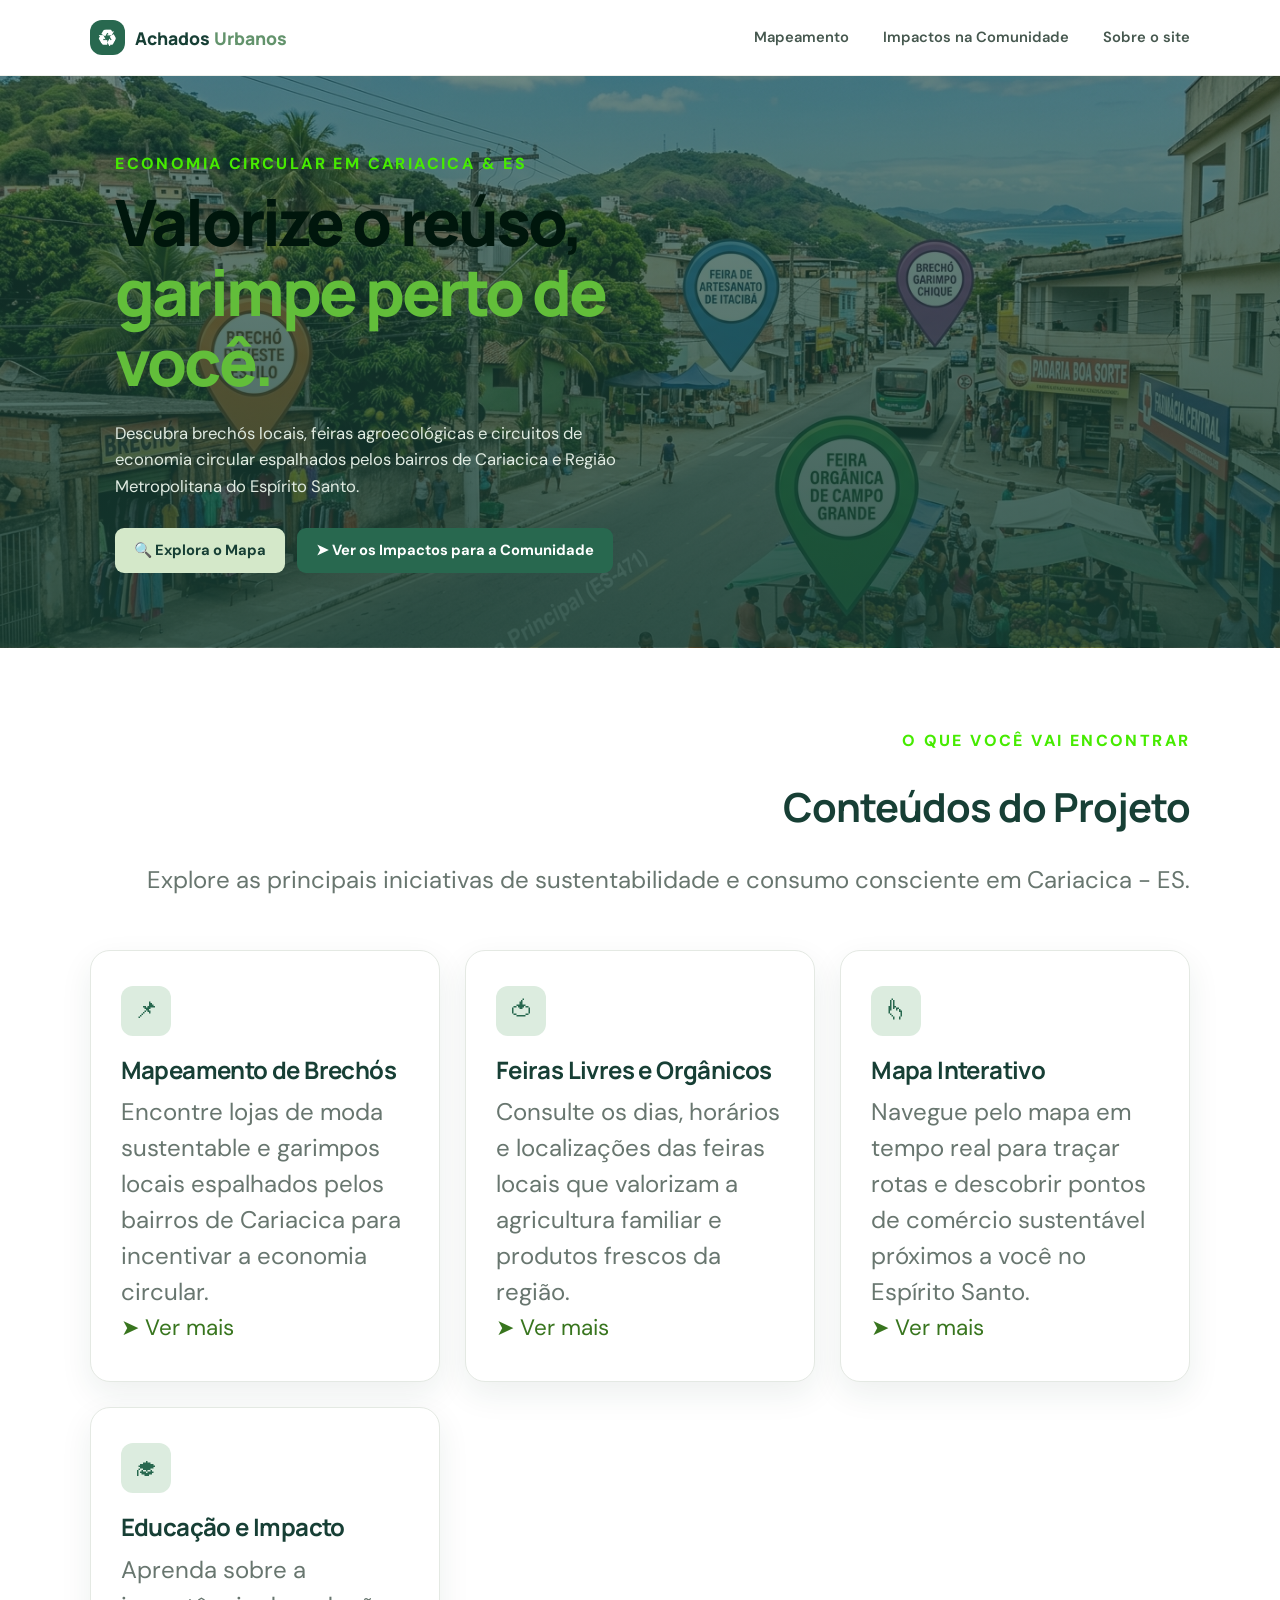
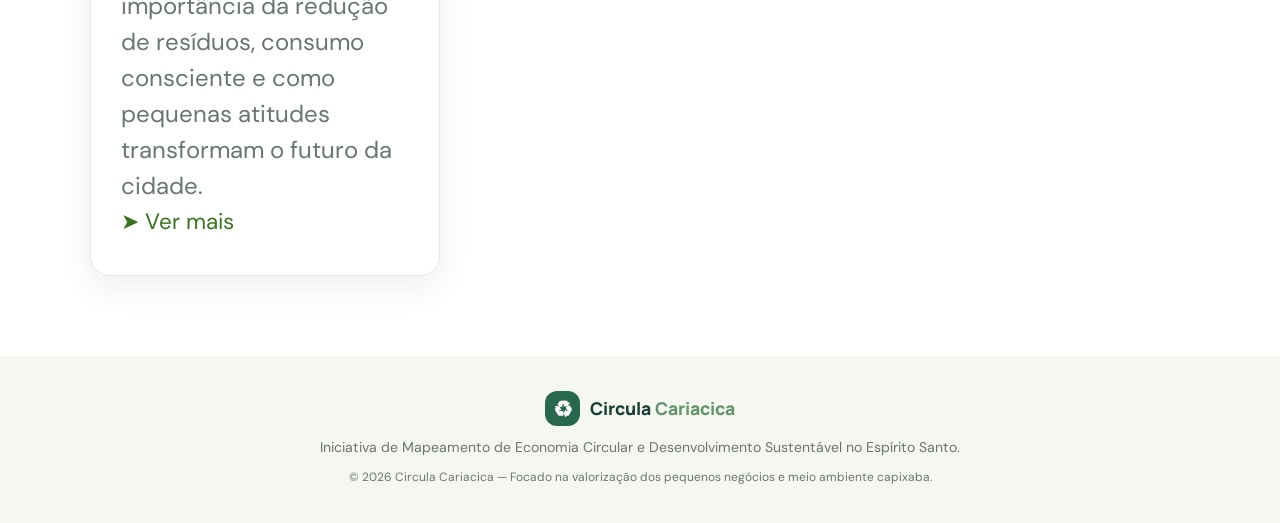
<file: index.html>
<!DOCTYPE html>
<html lang="pt-br">
    <head>
        <meta charset="UTF-8">
        <meta name="viewport" content="width=device-width, initial-scale=1.0">
        <title>Achados Urbanos</title>
        <link rel="stylesheet" href="css/style.css">
    </head>
    <body>
        <!-- Top Navigation Header -->
        <header class="topo">
            <a href="index.html" class="marca">
                <span class="marca-icone">♻</span>
                <span>
                    Achados
                    <span class="marca-destaque">Urbanos</span>
                </span>
            </a>
            <nav>
                <a href="mapeamento.html">Mapeamento</a>
                <a href="impactos.html">Impactos na Comunidade</a>
                <a href="impactos.html#impactos">Sobre o site</a>
            </nav>
        </header>
        <!-- Hero Section -->
        <section class="hero">
            <div class="hero-conteudo">
                <p class="etiqueta">ECONOMIA CIRCULAR EM CARIACICA & ES</p>
                <h1>
                    Valorize o reúso,
                    <span>garimpe perto de você.</span>
                </h1>
                <p class="hero-texto">Descubra brechós locais, feiras agroecológicas e circuitos de economia circular espalhados pelos bairros de Cariacica e Região Metropolitana do Espírito Santo.</p>
                <div style="display: flex; gap: 12px; flex-wrap: wrap;">
                    <a href="mapeamento.html#explorar" class="botao botao-claro">🔍 Explora o Mapa</a>
                    <a href="impactos.html" class="botao botao-verde">➤  Ver os Impactos para a Comunidade</a>
                </div>
            </div>
            <!-- Illustration Graphic -->
        </section>
        <!-- Secção de Apresentação dos Conteúdos -->
        <section class="conteudos-secao">
            <div class="secao-cabecalho">
                <div class="etiqueta">O que você vai encontrar</div>
                <h2>Conteúdos do Projeto</h2>
                <p class="subtitulo">Explore as principais iniciativas de sustentabilidade e consumo consciente em Cariacica - ES.</p>
            </div>
            <div class="grid-cards">
                <!-- Card 1 -->
                <div class="cartao-conteudo">
                    <div class="icone-card">
                        <span class="icone">📌︎</span>
                    </div>
                    <h3>Mapeamento de Brechós</h3>
                    <p>Encontre lojas de moda sustentable e garimpos locais espalhados pelos bairros de Cariacica para incentivar a economia circular.</p>
                    <a href="http://127.0.0.1:5500/mapeamento.html">➤ Ver mais</a>
                </div>
                <!-- Card 2 -->
                <div class="cartao-conteudo">
                    <div class="icone-card">
                        <span class="icone">🍅︎</span>
                    </div>
                    <h3>Feiras Livres e Orgânicos</h3>
                    <p>Consulte os dias, horários e localizações das feiras locais que valorizam a agricultura familiar e produtos frescos da região.</p>
                    <a href="mapeamento.html#explorar">➤ Ver mais</a>
                </div>
                <!-- Card 3 -->
                <div class="cartao-conteudo">
                    <div class="icone-card">
                        <span class="icone">👆︎</span>
                    </div>
                    <h3>Mapa Interativo</h3>
                    <p>Navegue pelo mapa em tempo real para traçar rotas e descobrir pontos de comércio sustentável próximos a você no Espírito Santo.</p>
                    <a href="mapeamento.html#mapa">➤ Ver mais</a>
                </div>
                <!-- Card 4 -->
                <div class="cartao-conteudo">
                    <div class="icone-card">
                        <span class="icone">🎓︎</span>
                    </div>
                    <h3>Educação e Impacto</h3>
                    <p>Aprenda sobre a importância da redução de resíduos, consumo consciente e como pequenas atitudes transformam o futuro da cidade.</p>
                    <a href="impactos.html">➤ Ver mais</a>
                </div>
            </div>
        </section>
    </section>
    <!-- Footer -->
    <footer>
        <a href="#" class="marca marca-rodape">
            <span class="marca-icone">♻</span>
            <span>
                Circula
                <span class="marca-destaque">Cariacica</span>
            </span>
        </a>
        <p>Iniciativa de Mapeamento de Economia Circular e Desenvolvimento Sustentável no Espírito Santo.</p>
        <p class="rodape-pequeno">© 2026 Circula Cariacica — Focado na valorização dos pequenos negócios e meio ambiente capixaba.</p>
    </footer>
</body>
</html>
</file>
<file: css/style.css>
@import url("https://fonts.googleapis.com/css2?family=DM+Sans:wght@400;500;600;700&family=Manrope:wght@400;500;600;700;800&display=swap");

:root {
  --verde-escuro: #173f35;
  --verde: #28684f;
  --verde-claro: #dcecdf;
  --creme: #f8f6ef;
  --texto: #20352d;
  --cinza: #68766f;
  --borda: #e4e9e3;
  --branco: #fff;
  --sombra: 0 12px 32px rgba(23, 63, 53, 0.08);
}
* {
  box-sizing: border-box;
}
html {
  scroll-behavior: smooth;
  scroll-padding-top: 90px;
}
body {
  margin: 0;
  color: var(--texto);
  background: #fff;
  font-family: "DM Sans", sans-serif;
  line-height: 1.6;
}
a {
  color: inherit;
}
.topo {
  position: sticky;
  top: 0;
  z-index: 1000;
  min-height: 76px;
  padding: 0 7%;
  display: flex;
  align-items: center;
  justify-content: space-between;
  gap: 24px;
  background: #fff;
  border-bottom: 1px solid #eef0eb;
}

.marca {
  display: inline-flex;
  align-items: center;
  gap: 10px;
  font:
    800 1.1rem "Manrope",
    sans-serif;
  text-decoration: none;
  color: var(--verde-escuro);
}
.marca-icone {
  width: 35px;
  height: 35px;
  border-radius: 12px;
  display: grid;
  place-items: center;
  color: #fff;
  background: var(--verde);
  font-size: 1.35rem;
}
.marca-destaque {
  color: #63936c;
}
nav {
  display: flex;
  gap: clamp(14px, 3vw, 34px);
}
nav a {
  color: #46584f;
  text-decoration: none;
  font-size: 0.92rem;
  font-weight: 600;
}
nav a:hover,
nav a:focus-visible {
  color: var(--verde);
  text-decoration: underline;
}

.hero {
  position: relative;
  overflow: hidden;
  width: 100%;
  padding: 75px 9%;
  display: flex;
  align-items: center;
  justify-content: space-between;
  gap: 35px;
  background:
    linear-gradient(rgba(23, 63, 53, 0.6), rgba(23, 63, 53, 0.85)),
    url("img/feira-e-brechos.jpg");
  background-repeat: no-repeat; 
  background-size: cover;
  background-position: center;
}

.hero-conteudo {
  position: relative;
  z-index: 1;
  max-width: 610px;
}

.etiqueta {
  margin: 0 0 13px;
  font-size: 0.72rem;
  font-weight: 800;
  letter-spacing: 0.15em;
}


.hero h1 {
  color: #00160c;
  margin: 0;
  font:
    800 clamp(2.4rem, 5vw, 4.3rem)/1.1 "Manrope",
    sans-serif;
  letter-spacing: -0.045em;
}
.hero h1 span {
  color: #62be3a;
}
.hero-texto {
  max-width: 520px;
  margin: 22px 0 28px;
  color: #e0ebe2;
  font-size: 1.04rem;
}

/* Secção de Cards */
.conteudos-secao {
  margin: 80px 7%;
}

.secao-cabecalho {
  display: flex;
  flex-direction: column;
  justify-content: space-between;
  flex-wrap: nowrap;
  align-items: center;
  gap: 40px;
  margin-bottom: 50px;
  width: 100%;
}

.etiqueta {
  font-size: 1rem;
  font-weight: 800;
  letter-spacing: 0.15em;
  color: #46eb00;
  text-transform: uppercase;
  margin-bottom: 10px;
}

h2 {
  font-family: "Manrope", sans-serif;
  font-size: clamp(1.9rem, 3.2vw, 2.3rem);
  color: var(--verde-escuro);
  margin: 0 0 10px 0;
}

.subtitulo {
  color: var(--cinza);
  font-size: 1.5rem;
}

/* Grelha dos Cards */
.grid-cards {
  display: grid;
  grid-template-columns: repeat(auto-fit, minmax(260px, 1fr));
  gap: 25px;
}

.cartao-conteudo {
  background: var(--branco);
  border: 1px solid var(--borda);
  border-radius: 20px;
  padding: 35px 30px;
  box-shadow: var(--sombra);
  transition: transform 0.2s ease;
  aspect-ratio: 1 / 1;
}

.cartao-conteudo:hover {
  transform: translateY(-5px);
}

.icone-card {
  width: 50px;
  height: 50px;
  border-radius: 12px;
  background: var(--verde-claro);
  color: var(--verde);
  display: grid;
  place-items: center;
  font-size: 1.5rem;
  margin-bottom: 20px;
}

.cartao-conteudo h3 {
  font-family: "Manrope", sans-serif;
  font-size: 1.5rem;
  color: var(--verde-escuro);
  margin: 0 0 10px 0;
}

.cartao-conteudo p {
  color: var(--cinza);
  font-size: 1.5rem;
  margin: 0;
  line-height: 1.5;
}

.cartao-conteudo a {
  font-size: 1.4rem;
  text-decoration: none;
  align-items: center;
  color: #38751e;
}

.botao {
  min-height: 45px;
  padding: 12px 19px;
  display: inline-flex;
  justify-content: center;
  align-items: center;
  gap: 12px;
  border: 0;
  border-radius: 9px;
  font:
    700 0.92rem "DM Sans",
    sans-serif;
  text-decoration: none;
  cursor: pointer;
  transition:
    transform 0.15s,
    background 0.15s;
}
.botao:hover {
  transform: translateY(-2px);
}
.botao:focus-visible,
input:focus-visible,
select:focus-visible {
  outline: 3px solid #a9cf8d;
  outline-offset: 2px;
}
.botao-claro {
  background: #d4e8c9;
  color: var(--verde-escuro);
}
.botao-claro:hover {
  background: #e5f1dd;
}
.botao-verde {
  background: var(--verde);
  color: white;
}
.botao-verde:hover {
  background: var(--verde-escuro);
}
.hero-ilustracao {
  position: relative;
  width: 300px;
  min-width: 220px;
  height: 280px;
  margin-right: 4%;
}
.circulo {
  position: absolute;
  border-radius: 50%;
}
.circulo-um {
  width: 260px;
  height: 260px;
  right: 0;
  top: 5px;
  background: #2d6550;
}
.circulo-dois {
  width: 185px;
  height: 185px;
  right: 38px;
  top: 42px;
  border: 1px solid #83a88d;
}
.sacola {
  position: absolute;
  right: 80px;
  top: 73px;
  width: 110px;
  height: 125px;
  display: grid;
  place-items: center;
  background: #e4b982;
  border-radius: 9px 9px 20px 20px;
  color: #245340;
  font-size: 3rem;
  transform: rotate(-7deg);
  box-shadow: 10px 15px 0 rgba(0, 0, 0, 0.08);
}
.sacola:before {
  content: "";
  position: absolute;
  width: 48px;
  height: 40px;
  top: -28px;
  border: 7px solid #e4b982;
  border-bottom: 0;
  border-radius: 40px 40px 0 0;
}
.tag {
  position: absolute;
  padding: 8px 12px;
  background: #fff;
  color: var(--verde-escuro);
  border-radius: 6px;
  font-size: 0.68rem;
  font-weight: 800;
  box-shadow: var(--sombra);
}
.tag-um {
  top: 32px;
  left: 0;
  transform: rotate(-8deg);
}
.tag-dois {
  right: -15px;
  bottom: 26px;
  transform: rotate(5deg);
}
.busca-secao {
  padding: 76px 7% 82px;
  background: var(--creme);
}
.secao-cabecalho {
  display: flex;
  justify-content: space-between;
  align-items: end;
  gap: 20px;
}
.etiqueta-verde {
  color: var(--verde);
}

h2,
h3 {
  font-family: "Manrope", sans-serif;
  line-height: 1.2;
  letter-spacing: -0.025em;
}
h2 {
  margin: 0;
  font-size: clamp(1.8rem, 3.2vw, 2.5rem);
  color: var(--verde-escuro);
}
.subtitulo {
  margin: 10px 0 0;
  color: var(--cinza);
}
.filtros {
  margin: 28px 0 14px;
  display: grid;
  grid-template-columns: minmax(200px, 1fr) minmax(180px, 240px) auto;
  gap: 12px;
}
.campo-pesquisa,
.campo-select select {
  min-height: 49px;
  display: flex;
  align-items: center;
  gap: 10px;
  padding: 0 14px;
  border: 1px solid #dfe6dc;
  border-radius: 9px;
  background: #fff;
  color: var(--cinza);
}
.campo-pesquisa span {
  font-size: 1.6rem;
}
input,
select {
  width: 100%;
  min-width: 0;
  border: 0;
  outline: 0;
  color: var(--texto);
  background: transparent;
  font: inherit;
}
select {
  cursor: pointer;
}
.campo-select {
  display: flex;
}
.campo-select select {
  width: 100%;
}
.resultado-contagem {
  min-height: 24px;
  margin: 12px 0;
  color: var(--cinza);
  font-size: 0.88rem;
}
.conteudo-explorar {
  display: grid;
  grid-template-columns: minmax(280px, 0.85fr) minmax(350px, 1.15fr);
  align-items: start;
  gap: 24px;
}
.lista-locais {
  display: grid;
  gap: 13px;
}
.cartao-local {
  padding: 19px;
  background: white;
  border: 1px solid var(--borda);
  border-radius: 13px;
  box-shadow: 0 5px 16px rgba(23, 63, 53, 0.035);
}
.cartao-topo {
  display: flex;
  align-items: start;
  gap: 13px;
}
.icone-local {
  flex: 0 0 44px;
  width: 44px;
  height: 44px;
  display: grid;
  place-items: center;
  border-radius: 12px;
  background: var(--verde-claro);
  font-size: 1.35rem;
}
.cartao-local h3 {
  margin: 1px 0 4px;
  font-size: 1.05rem;
  color: var(--verde-escuro);
}
.categoria {
  display: inline-block;
  color: var(--verde);
  background: #edf5ea;
  border-radius: 99px;
  padding: 3px 9px;
  font-size: 0.73rem;
  font-weight: 700;
}
.detalhes-local {
  margin: 14px 0;
  color: #65746b;
  font-size: 0.88rem;
}
.detalhes-local p {
  margin: 5px 0;
}
.acoes-cartao {
  display: flex;
  flex-wrap: wrap;
  gap: 10px;
}
.link-rota,
.botao-detalhes {
  border: 1px solid #dce7dc;
  border-radius: 7px;
  padding: 8px 11px;
  color: var(--verde);
  background: white;
  font-size: 0.82rem;
  font-weight: 700;
  text-decoration: none;
  cursor: pointer;
}
.link-rota:hover,
.botao-detalhes:hover {
  background: #f1f7ef;
}
.sem-resultados {
  padding: 28px 20px;
  border: 1px dashed #bdcdbd;
  border-radius: 12px;
  text-align: center;
  color: var(--cinza);
  background: white;
}
.mapa-painel {
  position: sticky;
  top: 16px;
  padding: 17px;
  background: white;
  border: 1px solid var(--borda);
  border-radius: 14px;
  box-shadow: var(--sombra);
}
.mapa-titulo {
  display: flex;
  align-items: center;
  justify-content: space-between;
  padding: 0 2px 14px;
}
.mapa-titulo h3 {
  margin: 0;
  font-size: 1.15rem;
  color: var(--verde-escuro);
}
.mapa-titulo p {
  margin: 5px 0 0;
  color: var(--cinza);
  font-size: 0.81rem;
}
.mapa-pin {
  display: grid;
  place-items: center;
  width: 40px;
  height: 40px;
  border-radius: 12px;
  background: var(--verde-claro);
  color: var(--verde);
  font-size: 1.5rem;
}
#mapaInterativo {
  width: 100%;
  height: 410px;
  border-radius: 10px;
  overflow: hidden;
  background: #e9eee7;
  z-index: 0;
}
.aviso-mapa {
  margin: 11px 0 0;
  font-size: 0.75rem;
  color: #77827a;
}
.como-funciona {
  padding: 78px 8%;
  display: grid;
  grid-template-columns: 0.8fr 1.2fr;
  gap: 60px;
  align-items: start;
}
.passos {
  display: grid;
  grid-template-columns: repeat(3, 1fr);
  gap: 18px;
}
.passo {
  border-left: 1px solid #d9e4d8;
  padding-left: 17px;
}
.passo span {
  color: #7ca17c;
  font-weight: 800;
  font-size: 0.8rem;
}
.passo h3 {
  margin: 13px 0 8px;
  font-size: 1.1rem;
  color: var(--verde-escuro);
}
.passo p {
  margin: 0;
  color: var(--cinza);
  font-size: 0.88rem;
}
.sugerir-secao {
  padding: 75px 9%;
  display: grid;
  grid-template-columns: 0.9fr 1.1fr;
  gap: 70px;
  background: var(--verde-escuro);
  color: white;
}
.sugerir-texto {
  padding-top: 20px;
}
.sugerir-texto h2 {
  color: white;
}
.sugerir-texto > p:not(.etiqueta) {
  color: #d9e7dc;
  max-width: 430px;
}
.nota-privacidade {
  margin-top: 30px;
  max-width: 390px;
  padding: 13px 15px;
  border: 1px solid #456d5b;
  border-radius: 9px;
  color: #e0ece1;
  font-size: 0.83rem;
}
.formulario {
  padding: 26px;
  background: #fff;
  border-radius: 14px;
  color: var(--texto);
}
.campo {
  display: grid;
  gap: 6px;
  margin-bottom: 15px;
}
.campo label {
  font-size: 0.84rem;
  font-weight: 700;
}
.campo input,
.campo select {
  width: 100%;
  min-height: 44px;
  padding: 10px 12px;
  border: 1px solid #dfe6df;
  border-radius: 7px;
  background: #fff;
  font-size: 0.9rem;
}
.linha-campos {
  display: grid;
  grid-template-columns: 1fr 1fr;
  gap: 12px;
}
.botao-enviar {
  width: 100%;
  margin-top: 3px;
}
.form-aviso {
  margin: 10px 0 0;
  color: var(--verde);
  font-size: 0.85rem;
}
footer {
  padding: 35px 7%;
  text-align: center;
  background: #f6f7f1;
  color: var(--cinza);
}
.marca-rodape {
  justify-content: center;
}
footer p {
  margin: 10px 0 0;
  font-size: 0.88rem;
}
footer .rodape-pequeno {
  font-size: 0.75rem;
}
.somente-leitor {
  position: absolute;
  width: 1px;
  height: 1px;
  padding: 0;
  margin: -1px;
  overflow: hidden;
  clip: rect(0, 0, 0, 0);
  white-space: nowrap;
  border: 0;
}

/* --- ESTILOS DA SEÇÃO DE IMPACTO --- */
.impacto-secao {
    padding: 80px 7%;
    background: #fff;
    border-bottom: 1px solid var(--borda);
}

.impacto-container {
    display: grid;
    grid-template-columns: 1fr 1.1fr;
    gap: 60px;
    align-items: start;
}

.impacto-bloco h2 {
    font-size: clamp(1.8rem, 3vw, 2.3rem);
    margin: 10px 0 16px;
}

.etiqueta-alerta {
    font-size: .75rem;
    font-weight: 800;
    letter-spacing: .15em;
    color: #c05621;
    text-transform: uppercase;
}

/* Estilos do Bloco "O Problema" */
.lista-impactos {
    list-style: none;
    padding: 0;
    margin: 24px 0 0;
    display: grid;
    gap: 18px;
}

.lista-impactos li {
    padding-left: 20px;
    border-left: 3px solid #e2e8f0;
}

.lista-impactos strong {
    display: block;
    color: var(--verde-escuro);
    font-size: 1.05rem;
    margin-bottom: 4px;
}

.lista-impactos span {
    color: var(--cinza);
    font-size: .95rem;
}

/* Estilos do Bloco "A Solução" */
.grid-solucoes {
    margin-top: 25px;
    display: grid;
    gap: 20px;
}

.item-solucao {
    display: flex;
    gap: 16px;
    align-items: flex-start;
    padding: 18px;
    background: var(--creme);
    border-radius: 14px;
    border: 1px solid var(--borda);
}

.icone-solucao {
    width: 44px;
    height: 44px;
    border-radius: 10px;
    background: var(--verde-claro);
    color: var(--verde);
    display: grid;
    place-items: center;
    font-size: 1.3rem;
    flex-shrink: 0;
}

.item-solucao h3 {
    margin: 0 0 4px;
    font-size: 1.1rem;
    color: var(--verde-escuro);
}

.item-solucao p {
    margin: 0;
    color: var(--cinza);
    font-size: .9rem;
    line-height: 1.5;
}

@media (max-width: 900px) {
  .hero {
    padding: 65px 7%;
  }
  .hero-ilustracao {
    margin-right: 0;
    transform: scale(0.85);
    transform-origin: center right;
  }
  .conteudo-explorar {
    grid-template-columns: 1fr;
  }
  .mapa-painel {
    position: static;
    grid-row: 1;
  }
  #mapaInterativo {
    height: 350px;
  }
  .como-funciona {
    grid-template-columns: 1fr;
    gap: 28px;
  }
  .sugerir-secao {
    gap: 35px;
    padding-left: 7%;
    padding-right: 7%;
  }
}
@media (max-width: 620px) {
  .topo {
    padding: 15px 5%;
    flex-wrap: wrap;
  }
  nav {
    width: 100%;
    justify-content: space-between;
    gap: 10px;
  }
  nav a {
    font-size: 0.82rem;
  }
  .hero {
    min-height: auto;
    padding: 54px 6% 45px;
  }
  .hero-ilustracao {
    display: none;
  }
  .hero h1 {
    font-size: clamp(2.3rem, 12vw, 3.2rem);
  }
  .busca-secao {
    padding: 55px 5%;
  }
  .filtros {
    grid-template-columns: 1fr;
  }
  .filtros .botao {
    width: 100%;
  }
  .mapa-painel {
    padding: 11px;
  }
  #mapaInterativo {
    height: 300px;
  }
  .como-funciona {
    padding: 55px 6%;
  }
  .passos {
    grid-template-columns: 1fr;
    gap: 23px;
  }
  .passo {
    padding-left: 15px;
  }
  .sugerir-secao {
    grid-template-columns: 1fr;
    padding: 52px 5%;
    gap: 25px;
  }
  .formulario {
    padding: 20px 16px;
  }
  .linha-campos {
    grid-template-columns: 1fr;
    gap: 0;
  }
}
</file>
